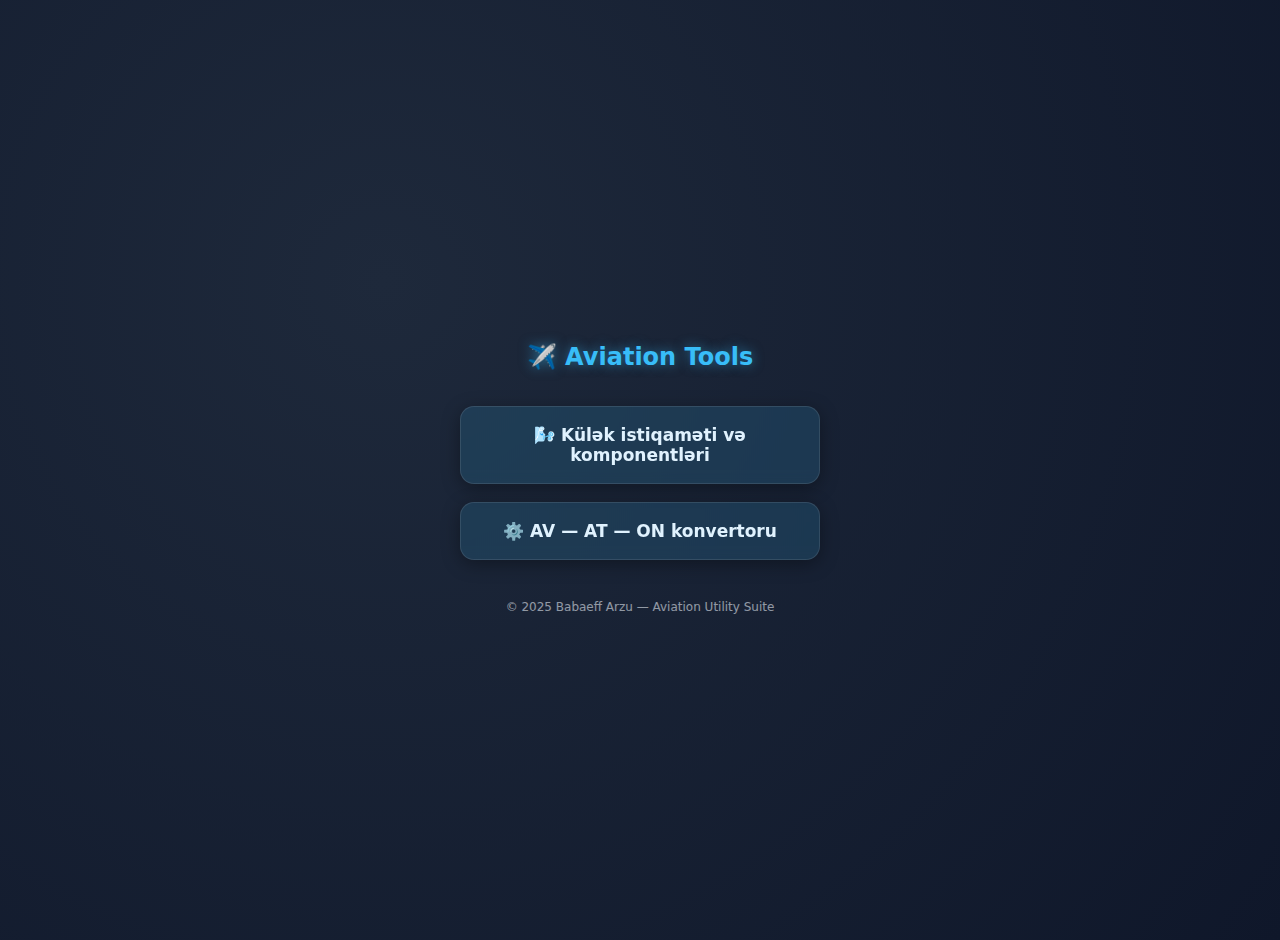
<file: index.html>
<!DOCTYPE html>
<html lang="az">
<head>
<meta charset="UTF-8">
<meta name="viewport" content="width=device-width, initial-scale=1.0">
<title>Aviation Tools by Babaeff</title>

<style>
    body {
        margin: 0;
        font-family: system-ui, sans-serif;
        background: radial-gradient(circle at 30% 30%, #1e293b, #0f172a);
        color: #e2e8f0;
        display: flex;
        flex-direction: column;
        align-items: center;
        justify-content: center;
        min-height: 100vh;
        padding: 20px;
        text-align: center;
    }

    h1 {
        font-size: 24px;
        font-weight: 700;
        margin-bottom: 35px;
        color: #38bdf8;
        text-shadow: 0 0 12px #38bdf880;
    }

    .container {
        display: flex;
        flex-direction: column;
        gap: 18px;
        width: 100%;
        max-width: 360px;
    }

    .btn {
        display: block;
        padding: 18px 22px;
        border-radius: 14px;
        text-decoration: none;
        font-size: 17px;
        font-weight: 600;
        color: #e0f2fe;
        background: rgba(56,189,248,0.15);
        border: 1px solid rgba(255,255,255,0.1);
        backdrop-filter: blur(6px);
        box-shadow: 0 4px 18px rgba(0,0,0,0.35);
        transition: all 0.2s ease;
    }

    .btn:hover {
        background: rgba(56,189,248,0.30);
        transform: scale(1.04);
    }

    footer {
        margin-top: 40px;
        font-size: 12px;
        opacity: 0.6;
    }
</style>
</head>

<body>

<h1>✈️ Aviation Tools</h1>

<div class="container">
    <a href="kulek/index.html" class="btn">🌬️ Külək istiqaməti və komponentləri</a>
    <a href="converter/index.html" class="btn">⚙️ AV — AT — ON konvertoru</a>
</div>

<footer>© 2025 Babaeff Arzu — Aviation Utility Suite</footer>

</body>
</html>
</file>
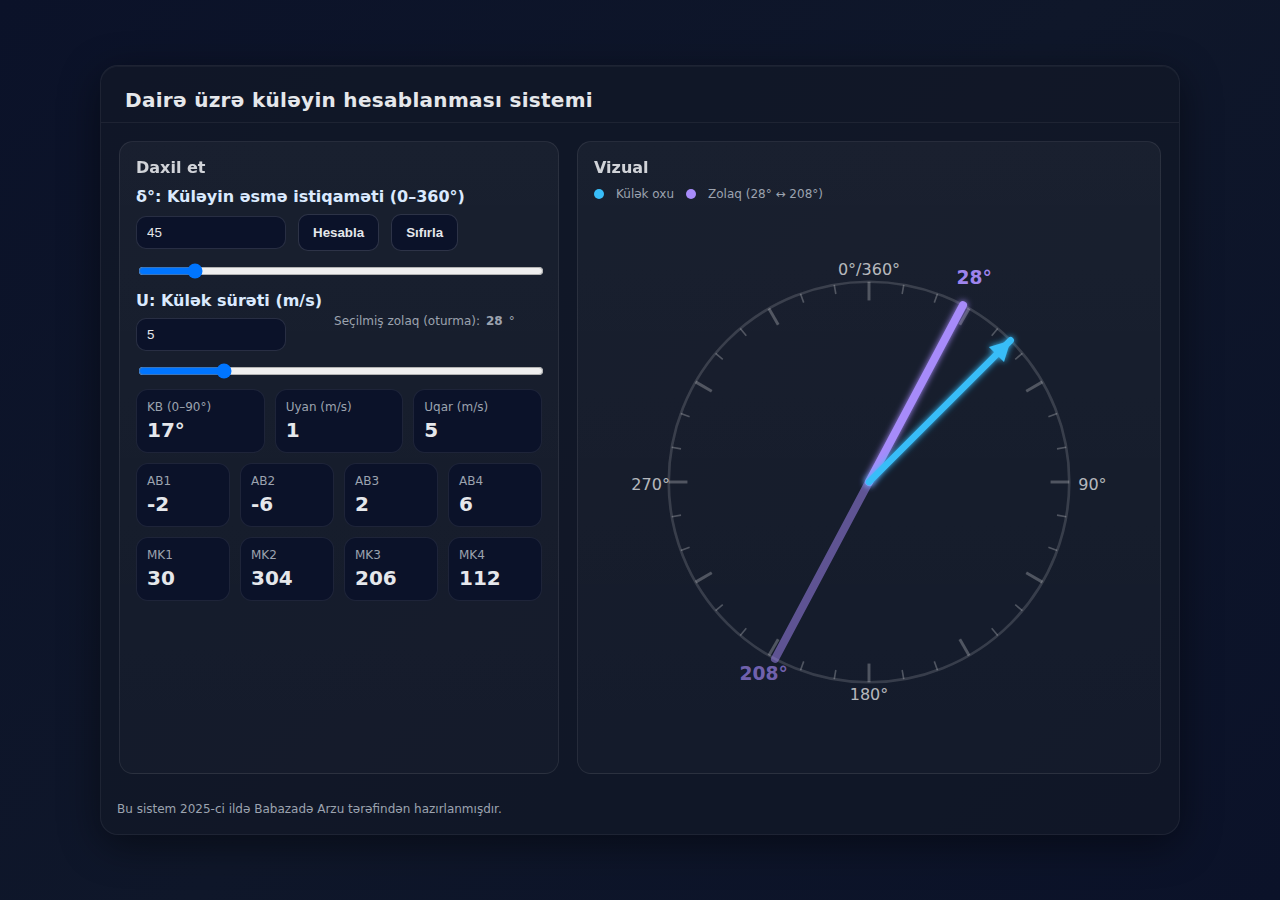
<file: arzu/index.html>
<!DOCTYPE html>
<html lang="az">
<head>
<meta charset="UTF-8" />
<meta name="viewport" content="width=device-width, initial-scale=1.0"/>
<title>By Babaeff</title>
<link rel="manifest" href="manifest.json">
<meta name="theme-color" content="#0f172a">
<script>
if ('serviceWorker' in navigator) {
  navigator.serviceWorker.register('service-worker.js');
}
</script>
<style>
  :root {
    --bg:#0f172a; --card:#111827; --muted:#9ca3af; --accent:#38bdf8; --accent2:#a78bfa;
    --good:#22c55e; --warn:#f59e0b; --bad:#ef4444; --text:#e5e7eb;
  }
  *{box-sizing:border-box}
  body{margin:0;font-family:system-ui,-apple-system,Segoe UI,Roboto,Ubuntu,Cantarell,"Noto Sans",sans-serif;
    background:linear-gradient(135deg,#0b1229,#0f172a 50%,#0b1229);color:var(--text);
    min-height:100vh;display:flex;align-items:center;justify-content:center;padding:24px;}
  .app{width:clamp(320px,100%,1080px);background:rgba(17,24,39,.8);border:1px solid rgba(255,255,255,.06);
    border-radius:18px;box-shadow:0 10px 40px rgba(0,0,0,.45), inset 0 1px 0 rgba(255,255,255,.04);overflow:hidden;}
  header{padding:22px 24px 10px;border-bottom:1px solid rgba(255,255,255,.06);display:flex;align-items:center;gap:14px;flex-wrap:wrap}
  header .title{font-size:20px;font-weight:700;letter-spacing:.3px}
  .grid{display:grid;grid-template-columns: 440px 1fr;gap:18px;padding:18px;}
  @media (max-width: 1000px){.grid{grid-template-columns: 1fr;}}
  .card{background:linear-gradient(180deg, rgba(255,255,255,.04), rgba(255,255,255,.02));border:1px solid rgba(255,255,255,.08);
    border-radius:14px;padding:16px;}
  .card h3{margin:0 0 10px;font-size:16px;opacity:.9}
  label{display:block;font-weight:600;margin-bottom:8px;color:#dbeafe}
  .row{display:flex; align-items:center; gap:12px; margin-bottom:10px; flex-wrap:wrap}
  input[type="number"]{
    padding:8px 10px;border-radius:10px;border:1px solid rgba(255,255,255,.12);
    background:#0b1229;color:var(--text);outline:none;width:150px;
  }
  input[type="range"]{width:100%}
  .hint{font-size:12px;color:var(--muted);margin:4px 0 0}
  .kpi-wrap{display:grid;grid-template-columns: repeat(3, 1fr);gap:10px;margin-top:6px}
  .kpi{background:#0b1229;border:1px solid rgba(255,255,255,.08);border-radius:12px;padding:10px}
  .kpi .label{font-size:12px;color:var(--muted);margin-bottom:4px}
  .kpi .value{font-size:20px;font-weight:800}
  .legend{display:flex;gap:12px;align-items:center;flex-wrap:wrap;font-size:12px;color:var(--muted)}
  .dot{width:10px;height:10px;border-radius:50%}
  .dot.wind{background:var(--accent)} .dot.rwy{background:var(--accent2)}
  .btn{appearance:none;border:1px solid rgba(255,255,255,.14);background:#0b1229;color:var(--text);
    padding:10px 14px;border-radius:10px;cursor:pointer;font-weight:600}
  .btn:hover{filter:brightness(1.1)}
  footer{padding:10px 16px 18px;color:var(--muted);font-size:12px}
  .vizbox{display:flex;align-items:center;justify-content:center;padding:8px}
  .err{color:var(--bad);font-size:12px;min-height:16px;margin-top:4px}
  .two{display:grid;grid-template-columns:1fr 1fr;gap:10px}
  .four{display:grid;grid-template-columns:repeat(4,1fr);gap:10px}
  .badge{display:inline-flex;gap:6px;align-items:center;font-size:12px;color:var(--muted)}
  .pill{padding:6px 10px;border:1px solid rgba(255,255,255,.14);border-radius:999px;user-select:none}
</style>
</head>
<body>
  <div class="app">
    <header>
      <div class="title">Dairə üzrə küləyin hesablanması sistemi</div>
    </header>

    <div class="grid">
      <section class="card">
        <h3>Daxil et</h3>
             <label for="deg">δ°: Küləyin əsmə istiqaməti (0–360°)</label>
        <div class="row">
          <input id="deg" type="number" min="0" max="360" step="1" value="45" />
          <button class="btn" id="btnSync">Hesabla</button>
          <button class="btn" id="btnReset">Sıfırla</button>
        </div>
        <input id="degRange" type="range" min="0" max="360" step="1" value="45" />

        <div class="row" style="margin-top:8px">
          <div>
            <label for="spd">U: Külək sürəti (m/s)</label>
            <input id="spd" type="number" min="0" step="1" value="5" />
          </div>

          <div class="badge">Seçilmiş zolaq (oturma): <strong id="kRwy">28</strong>°</div>
        </div>
<input id="spdRange" type="range" min="0" max="25" step="1" value="5" />


        <div class="kpi-wrap" style="margin-top:6px">
          <div class="kpi"><div class="label">KB (0–90°)</div><div class="value" id="kKB">—</div></div>
          <div class="kpi"><div class="label">Uyan (m/s)</div><div class="value" id="kUyan">—</div></div>
          <div class="kpi"><div class="label">Uqar (m/s)</div><div class="value" id="kUqar">—</div></div>
        </div>

        <div class="four" style="margin-top:10px">
          <div class="kpi"><div class="label">AB1</div><div class="value" id="ab1">—</div></div>
          <div class="kpi"><div class="label">AB2</div><div class="value" id="ab2">—</div></div>
          <div class="kpi"><div class="label">AB3</div><div class="value" id="ab3">—</div></div>
          <div class="kpi"><div class="label">AB4</div><div class="value" id="ab4">—</div></div>
        </div>

        <div class="four" style="margin-top:10px">
          <div class="kpi"><div class="label">MK1</div><div class="value" id="mk1">—</div></div>
          <div class="kpi"><div class="label">MK2</div><div class="value" id="mk2">—</div></div>
          <div class="kpi"><div class="label">MK3</div><div class="value" id="mk3">—</div></div>
          <div class="kpi"><div class="label">MK4</div><div class="value" id="mk4">—</div></div>
        </div>

      </section>

      <section class="card">
        <h3>Vizual</h3>
        <div class="legend" style="margin-bottom:6px">
          <span class="dot wind"></span> Külək oxu
          <span class="dot rwy"></span> Zolaq (28° ↔ 208°)
        </div>
        <div class="vizbox">
          <svg id="viz" viewBox="0 0 400 400" width="100%" height="100%" style="max-width:560px; aspect-ratio:1/1;">
            <defs>
              <filter id="glow" x="-50%" y="-50%" width="200%" height="200%">
                <feGaussianBlur stdDeviation="2.5" result="coloredBlur"/>
                <feMerge><feMergeNode in="coloredBlur"/><feMergeNode in="SourceGraphic"/></feMerge>
              </filter>
            </defs>
            <circle cx="200" cy="200" r="150" fill="none" stroke="rgba(255,255,255,.15)" stroke-width="2"/>
            <g id="ticks"></g>

            <!-- Runway line with labels -->
            <line id="rwyLine" x1="200" y1="200" x2="200" y2="50" stroke="var(--accent2)" stroke-width="6" stroke-linecap="round" filter="url(#glow)"/>
            <line id="rwyLineOpp" x1="200" y1="200" x2="200" y2="350" stroke="var(--accent2)" stroke-width="6" stroke-linecap="round" opacity=".5"/>
            <text id="lbl28" x="200" y="40" text-anchor="middle" fill="rgba(167,139,250,.95)" font-size="14" font-weight="700">28°</text>
            <text id="lbl208" x="200" y="370" text-anchor="middle" fill="rgba(167,139,250,.65)" font-size="14" font-weight="700">208°</text>

            <!-- Wind arrow from edge to center -->
            <g id="windArrow" filter="url(#glow)">
              <line x1="200" y1="65" x2="200" y2="200" stroke="var(--accent)" stroke-width="5" stroke-linecap="round"/>
              <polygon id="arrowHead" points="200,65 192,85 208,85" fill="var(--accent)"/>
            </g>

            <!-- Cardinal labels -->
            <text x="200" y="45" text-anchor="middle" fill="rgba(255,255,255,.7)" font-size="12">0°/360°</text>
            <text x="378" y="206" text-anchor="end"  fill="rgba(255,255,255,.7)" font-size="12">90°</text>
            <text x="200" y="363" text-anchor="middle" fill="rgba(255,255,255,.7)" font-size="12">180°</text>
            <text x="22" y="206"  text-anchor="start" fill="rgba(255,255,255,.7)" font-size="12">270°</text>
          </svg>
        </div>
      </section>
    </div>

    <footer>
      Bu sistem 2025-ci ildə Babazadə Arzu tərəfindən hazırlanmışdır.
    </footer>
  </div>

<script>
(function(){
  const el = {
    deg: document.getElementById('deg'),
    range: document.getElementById('degRange'),
    spd: document.getElementById('spd'),
spdRange: document.getElementById('spdRange'),
    btnSync: document.getElementById('btnSync'),
    btnReset: document.getElementById('btnReset'),
    kRwy: document.getElementById('kRwy'),
    kKB: document.getElementById('kKB'),
    kUyan: document.getElementById('kUyan'),
    kUqar: document.getElementById('kUqar'),
    ab1: document.getElementById('ab1'),
    ab2: document.getElementById('ab2'),
    ab3: document.getElementById('ab3'),
    ab4: document.getElementById('ab4'),
    mk1: document.getElementById('mk1'),
    mk2: document.getElementById('mk2'),
    mk3: document.getElementById('mk3'),
    mk4: document.getElementById('mk4'),
    rwyLine: document.getElementById('rwyLine'),
    rwyLineOpp: document.getElementById('rwyLineOpp'),
    windArrow: document.getElementById('windArrow'),
    arrowHead: document.getElementById('arrowHead'),
    ticks: document.getElementById('ticks')
  };

  // Draw ticks every 10°, thicker at 30°
  const cx=200, cy=200, R=150;
  for(let a=0; a<360; a+=10){
    const ang = (a-90) * Math.PI/180;
    const r1 = (a%30===0) ? R-14 : R-7;
    const r2 = R;
    const x1 = cx + r1*Math.cos(ang), y1 = cy + r1*Math.sin(ang);
    const x2 = cx + r2*Math.cos(ang), y2 = cy + r2*Math.sin(ang);
    const sw = (a%30===0)? 2.2 : 1.2;
    const o  = document.createElementNS("http://www.w3.org/2000/svg", "line");
    o.setAttribute('x1', x1); o.setAttribute('y1', y1);
    o.setAttribute('x2', x2); o.setAttribute('y2', y2);
    o.setAttribute('stroke', 'rgba(255,255,255,.25)');
    o.setAttribute('stroke-width', sw);
    el.ticks.appendChild(o);
  }

  function clamp360(x){return ((x % 360) + 360) % 360;}
  function pickRunwayAuto(d){return (d<=118 || d>=298) ? 28 : 208;}
  function minAngle(a,b){const d=Math.abs(a-b);return Math.min(d, 360-d);} // [0,180]
  function computeKB(d, rwy){const delta=minAngle(d,rwy);return Math.min(delta,180-delta);} // [0,90]

  function setRunwayLines(rwy){
    setLineAtAngle(el.rwyLine, rwy, 150);
    setLineAtAngle(el.rwyLineOpp, (rwy+180)%360, 150);
    // labels are static at ends; line rotation is enough
  }

  function setLineAtAngle(lineEl, angleDeg, len){
    const ang = (angleDeg - 90) * Math.PI/180;
    const x2 = cx + len*Math.cos(ang);
    const y2 = cy + len*Math.sin(ang);
    lineEl.setAttribute('x1', cx); lineEl.setAttribute('y1', cy);
    lineEl.setAttribute('x2', x2); lineEl.setAttribute('y2', y2);
  }

  // Arrow from edge to center: tip on circumference pointing to center
  function setArrowEdgeToCenter(groupEl, angleDeg, len){
    const ang = (angleDeg - 90) * Math.PI/180;
    const tipX = cx + len*Math.cos(ang);
    const tipY = cy + len*Math.sin(ang);
    const baseX = cx; const baseY = cy;

    const line = groupEl.querySelector('line');
    line.setAttribute('x1', tipX); line.setAttribute('y1', tipY);
    line.setAttribute('x2', baseX); line.setAttribute('y2', baseY);

    // arrow head triangle at tip (outer edge)
    const leftAng = ang + Math.PI/2, rightAng = ang - Math.PI/2;
    const wing = 8, back = 15;
    const p2x = tipX + back*Math.cos(ang + Math.PI);
    const p2y = tipY + back*Math.sin(ang + Math.PI);
    const p3x = p2x + wing*Math.cos(leftAng);
    const p3y = p2y + wing*Math.sin(leftAng);
    const p4x = p2x + wing*Math.cos(rightAng);
    const p4y = p2y + wing*Math.sin(rightAng);
    el.arrowHead.setAttribute('points', `${tipX},${tipY} ${p3x},${p3y} ${p4x},${p4y}`);
  }

function fmt(x){
  if (!Number.isFinite(x)) return '—';
  return Math.round(x); 
}

  function update(){
    let d = Number(el.deg.value);
    if (!Number.isFinite(d)) d = 0;
    d = Math.max(0, Math.min(360, Math.round(d))); // enforce integer 0-360
    el.deg.value = d;
    el.range.value = d;

    const U = Number(el.spd.value);
    const rwy = pickRunwayAuto(d);
    const KB = computeKB(d, rwy);   // corrected

    // Components (m/s)
    const Uyan = U * Math.sin(KB*Math.PI/180);
    const Uqar = U * Math.cos(KB*Math.PI/180);

    // AB logic from user's prior page (±1.3 * components depending on sector)
    const sector28 = (d<=118 || d>=298); // same condition used in prior file
    const AB1 = (sector28 ? -1.3*Uyan :  1.3*Uyan);
    const AB2 = (sector28 ? -1.3*Uqar :  1.3*Uqar);
    const AB3 = (sector28 ?  1.3*Uyan : -1.3*Uyan);
    const AB4 = (sector28 ?  1.3*Uqar : -1.3*Uqar);

    // MKs follow same pattern as user's file
    const MK1 = (rwy===28 ? 28-AB1 : 208-AB1);
    const MK2 = 298-AB2;
    const MK3 = (rwy===28 ? 208-AB3 : 28-AB3);
    const MK4 = 118-AB4;

    // Update KPI text
    el.kRwy.textContent = String(rwy);
    el.kKB.textContent = fmt(KB,1) + '°';
    el.kUyan.textContent = fmt(Uyan,1);
    el.kUqar.textContent = fmt(Uqar,1);
    el.ab1.textContent = fmt(AB1,1);
    el.ab2.textContent = fmt(AB2,1);
    el.ab3.textContent = fmt(AB3,1);
    el.ab4.textContent = fmt(AB4,1);
    el.mk1.textContent = Math.round(MK1);
    el.mk2.textContent = Math.round(MK2);
    el.mk3.textContent = Math.round(MK3);
    el.mk4.textContent = Math.round(MK4);

    // visuals
    setRunwayLines(rwy);
function setLabelAtAngle(textEl, angleDeg, radiusOffset=18){
  const len = 150 + radiusOffset;
  const ang = (angleDeg - 90) * Math.PI/180;
  const x = 200 + len * Math.cos(ang);
  const y = 200 + len * Math.sin(ang);
  textEl.setAttribute('x', x);
  textEl.setAttribute('y', y);
}
setLabelAtAngle(document.getElementById('lbl28'), 28);
setLabelAtAngle(document.getElementById('lbl208'), 208);

    setArrowEdgeToCenter(el.windArrow, d, 150);
  }

  // events
  el.deg.addEventListener('input', update);
  el.range.addEventListener('input', e => { el.deg.value = e.target.value; update(); });
  el.btnSync.addEventListener('click', ()=>{ el.range.value = el.deg.value; update(); });
  el.btnReset.addEventListener('click', ()=>{
    el.deg.value = 45; el.range.value = 45;
    el.spd.value = 5;
    update();
  });
  el.spd.addEventListener('input', update);
el.spdRange.addEventListener('input', e => { el.spd.value = e.target.value;
  update(); });

  update();
})();
</script>
</body>
</html>
</file>
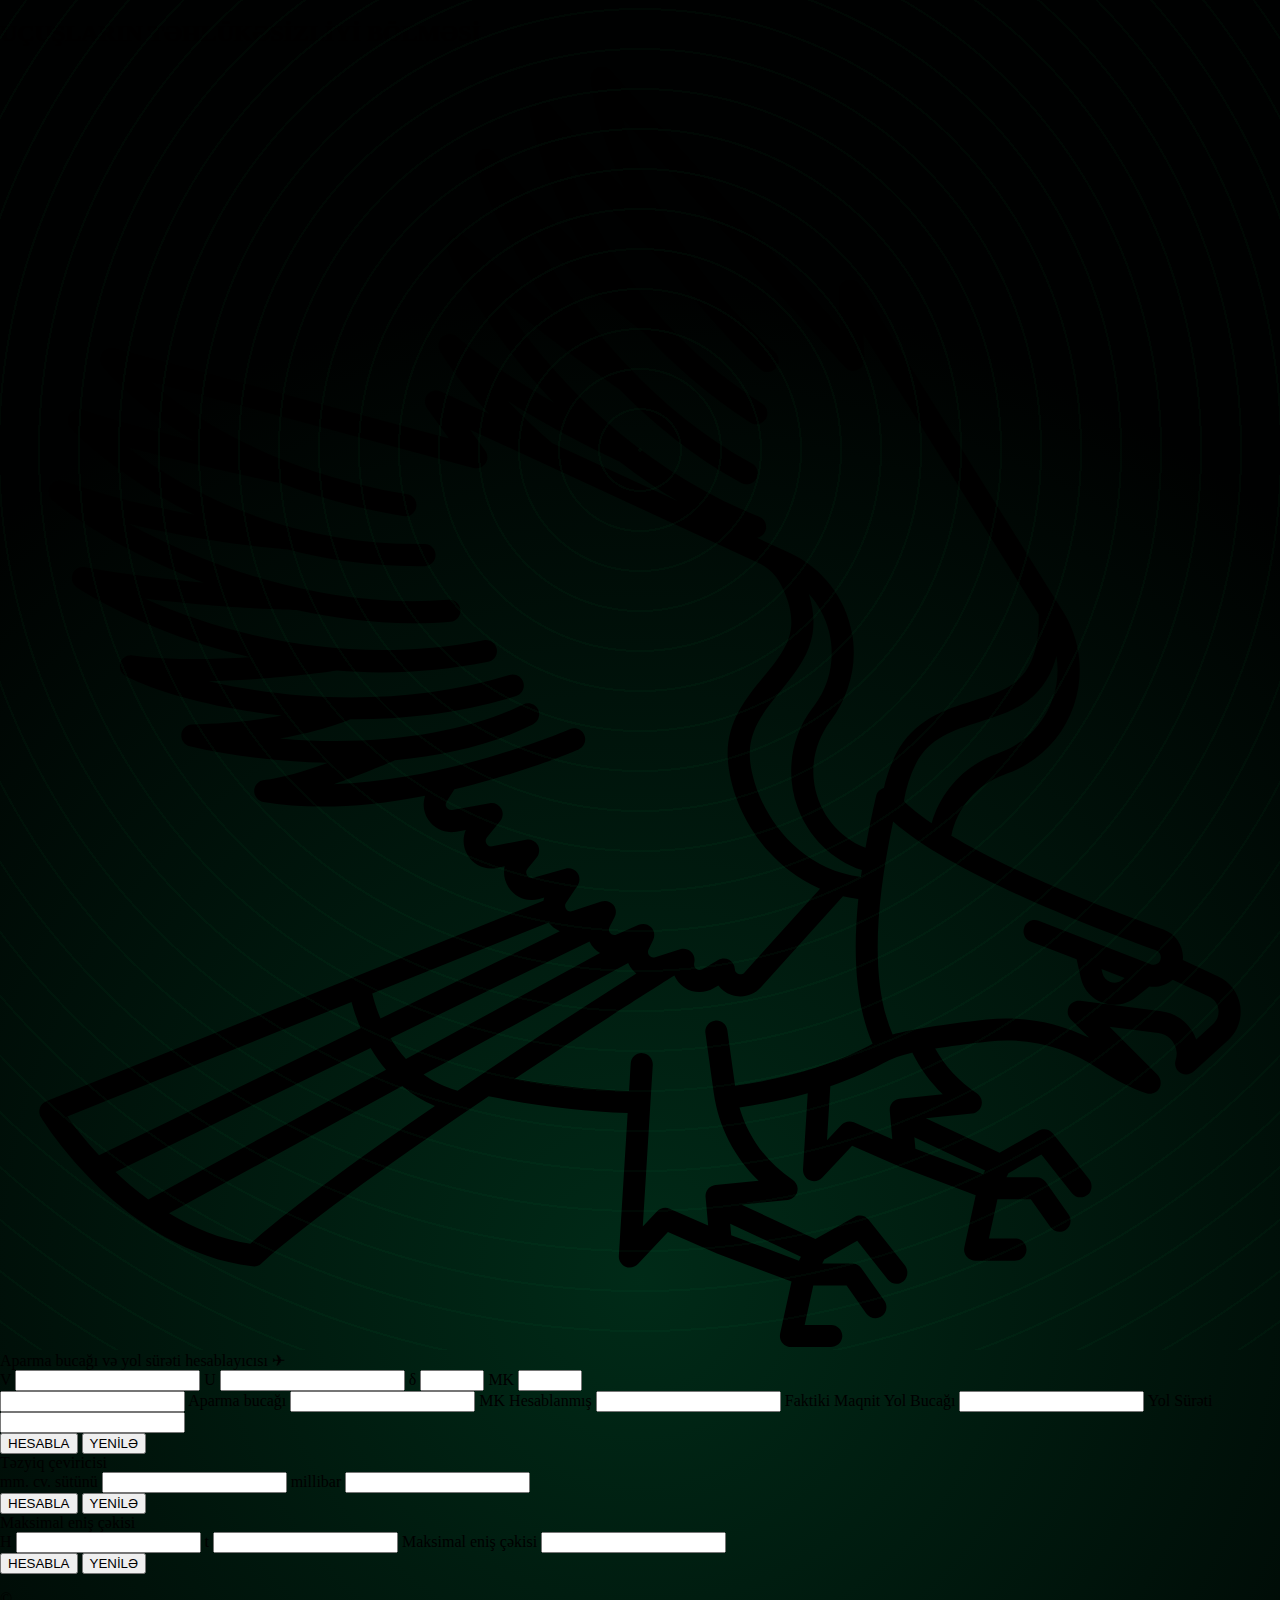
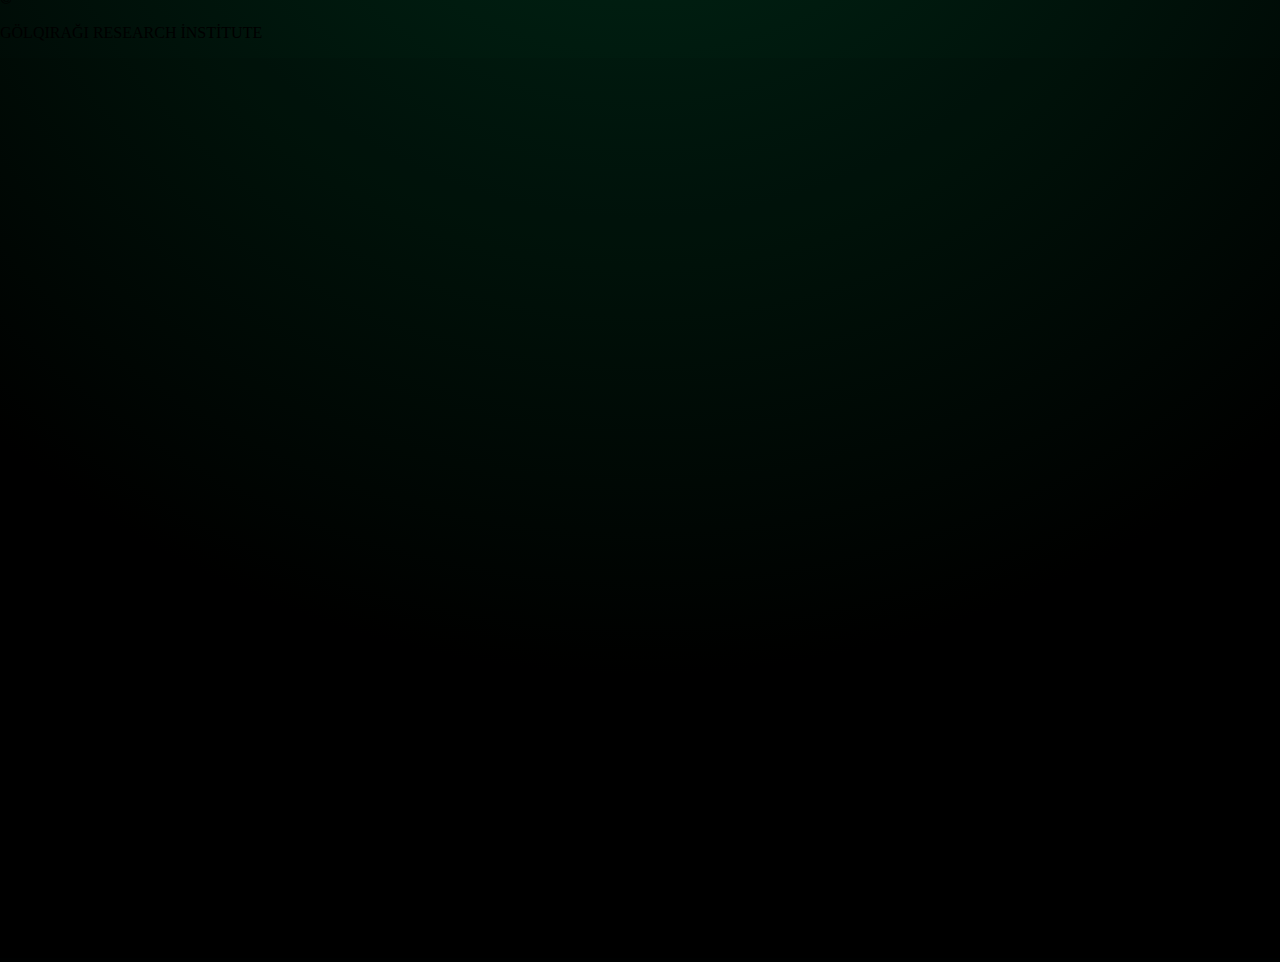
<file: converter/index.html>
<!DOCTYPE html>
<html lang="en">
  <head>
    <meta charset="UTF-8" />
    <meta http-equiv="X-UA-Compatible" content="IE=edge" />
    <meta name="viewport" content="width=device-width, initial-scale=1.0" />
    <title>Hesablayıcı</title>
    <link rel="stylesheet" href="style.css" />
  </head>
  <body>
    <header class="title">
      <aside class="title1">
        <h2>UÇUŞLARIN TƏHLÜKƏSİZLİYİ BÖLMƏSİ</h2>
        <?xml version="1.0" encoding="iso-8859-1"?>
        <!-- Generator: Adobe Illustrator 18.0.0, SVG Export Plug-In . SVG Version: 6.00 Build 0)  -->
        <!DOCTYPE svg PUBLIC "-//W3C//DTD SVG 1.1//EN" "http://www.w3.org/Graphics/SVG/1.1/DTD/svg11.dtd">
        <svg
          version="1.1"
          id="Capa_1"
          xmlns="http://www.w3.org/2000/svg"
          xmlns:xlink="http://www.w3.org/1999/xlink"
          x="0px"
          y="0px"
          viewBox="0 0 463.305 463.305"
          style="enable-background: new 0 0 463.305 463.305"
          xml:space="preserve">
          <path
            class="man"
            d="M448.906,339.79c-0.719-4.659-3.701-8.622-7.977-10.599l-12.788-5.919c0.032-0.338,0.048-0.679,0.048-1.021
            c0-4.516-2.853-8.565-7.088-10.074c-39.039-14.016-62.598-25.48-76.759-33.963c2.076-10.154,9.185-18.475,19.067-22.057l1.071-0.394
            c11.381-4.117,20.178-13.039,24.133-24.479c3.956-11.439,2.549-23.89-3.86-34.16l-5.906-9.478L311.073,78.973
            c-1.111-1.78-3.447-2.44-5.373-1.361c-1.347,0.755-2.082,2.276-2.01,3.818l0.627,13.416L220.964,1.45
            c-0.964-1.081-2.422-1.662-3.843-1.379c-2.069,0.412-3.408,2.288-3.226,4.292c0.086,0.946,1.748,17.547,13.114,41.162
            c-9.492-10.09-20.051-21.776-28.049-31.89c-1.151-1.456-3.151-1.928-4.832-1.143c-1.681,0.786-2.601,2.624-2.222,4.44
            c1.794,8.61,7.009,28.253,20.245,50.561c-10.647-10.019-22.782-22.563-33.029-36.104c-1.169-1.544-3.277-2.03-5.002-1.151
            c-1.727,0.878-2.576,2.866-2.017,4.721c3.695,12.251,13.349,32.928,29.436,54.938c-10.203-8.016-21.988-17.82-33.004-28.286
            c-1.387-1.318-3.513-1.472-5.071-0.361c-1.56,1.107-2.117,3.164-1.33,4.907c3.612,8,14.278,29.073,35.249,51.919
            c1.098,1.196,2.211,2.367,3.328,3.532c-11.836-6.711-25.244-15.155-35.287-23.886c-1.478-1.283-3.667-1.31-5.174-0.063
            c-1.508,1.247-1.892,3.402-0.908,5.094c3.994,6.864,10.26,14.839,17.916,22.941l-17.762-8.215c-1.907-0.879-4.221-0.151-5.241,1.806
            c-0.714,1.368-0.496,3.041,0.409,4.291l7.883,10.887L41.492,101.969c-1.667-0.448-3.433,0.225-4.38,1.667
            c-0.947,1.442-0.863,3.33,0.209,4.682c0.75,0.946,11.197,13.819,33.329,27.198c-13.42-3.23-28.566-7.2-40.736-11.256
            c-1.757-0.585-3.692,0.113-4.667,1.692c-0.975,1.578-0.737,3.619,0.574,4.931c6.22,6.22,21.346,19.797,44.645,31.205
            c-14.394-2.547-31.428-6.396-47.416-12.105c-1.824-0.652-3.852,0.098-4.815,1.777c-0.963,1.681-0.584,3.81,0.9,5.054
            c9.8,8.221,29.179,20.228,54.683,29.823c-12.914-1.114-28.126-2.857-43.065-5.573c-1.882-0.347-3.743,0.696-4.44,2.477
            c-0.697,1.781-0.037,3.807,1.577,4.834c7.406,4.712,27.875,16.495,57.936,24.113c1.588,0.403,3.175,0.766,4.762,1.132
            c-13.589,0.874-29.46,1.158-42.649-0.639c-1.942-0.268-3.784,0.913-4.362,2.782c-0.578,1.87,0.283,3.883,2.033,4.759
            c12.099,6.049,32.576,11.725,56.457,14.229c-8.492,1.6-19.361,2.946-32.522,3.194c-2.017,0.038-3.689,1.571-3.902,3.578
            c-0.213,2.006,1.102,3.856,3.066,4.315c14.892,3.486,32.318,5.713,50.077,5.995c-8.335,2.966-17.27,5.706-23.155,6.266
            c-1.998,0.19-3.545,1.832-3.618,3.838c-0.073,2.005,1.352,3.754,3.331,4.089c6.58,1.112,13.608,1.667,21.066,1.667
            c11.497,0,24.015-1.325,37.465-3.958c-0.999,2.906-0.627,6.095,1.155,8.76c2.248,3.358,6.116,5.003,10.092,4.288l3.49-0.627
            c-1.252,2.899-1.063,6.238,0.635,9.072c2.194,3.66,6.315,5.495,10.507,4.681l2.924-0.57c-0.572,2.553-0.102,5.271,1.439,7.624
            c2.438,3.723,6.783,5.357,11.069,4.159l1.813-0.506c-0.12,0.373-0.215,0.751-0.289,1.131L16.737,374.345
            c-1.091,0.44-1.933,1.338-2.301,2.455c-0.369,1.117-0.228,2.34,0.386,3.343c1.204,1.967,30.015,48.239,76.534,53.965
            c0.163,0.021,0.327,0.03,0.489,0.03c0.971,0,1.916-0.354,2.651-1.005c19.009-16.827,52.014-40.13,82.373-60.551
            c17.336,3.517,34.23,5.548,50.319,6.059l-3.195,51.659c-0.104,1.683,0.858,3.25,2.406,3.919c0.512,0.221,1.051,0.328,1.585,0.328
            c1.082,0,2.145-0.439,2.917-1.262l10.869-11.575l17.542,7.653c0.063,0.028,0.19,0.077,0.19,0.077l27.001,10.166l-4.095,18.719
            c-0.156,0.713-0.167,1.463,0.054,2.158c0.553,1.738,2.126,2.82,3.826,2.82H300.7c2.089,0,3.955-1.527,4.153-3.607
            c0.228-2.386-1.642-4.393-3.981-4.393h-9.614l3.111-14.223h12.069l7.037,9.97c1.205,1.707,3.528,2.351,5.342,1.315
            c2.081-1.189,2.643-3.875,1.294-5.786l-8.333-11.806c-0.75-1.062-1.968-1.693-3.268-1.693h-10.889l0.726-1.452l11.929-6.743
            l11.07,13.982c0.79,0.998,1.958,1.518,3.139,1.518c0.898,0,1.803-0.301,2.552-0.923c1.697-1.407,1.833-3.979,0.465-5.707
            l-13.078-16.519c-1.223-1.545-3.39-1.971-5.104-1l-14.178,8.015l-26.706-12.477l16.681-1.714c2.044-0.211,3.659-1.954,3.591-4.141
            c-0.042-1.343-0.835-2.541-1.956-3.281c-9.326-6.166-16.054-15.434-19.105-26.047c8.628-1.229,16.905-2.963,24.724-5.175
            l-1.704,27.458c-0.098,1.581,0.648,3.152,2.034,3.919c0.615,0.341,1.284,0.505,1.947,0.505c1.083,0,2.145-0.439,2.918-1.263
            l10.869-11.582l17.543,7.661c0.063,0.028,0.129,0.045,0.193,0.069l-0.001,0.004l27,10.166l-4.095,18.719
            c-0.156,0.713-0.167,1.463,0.054,2.158c0.553,1.738,2.126,2.82,3.826,2.82h14.411c2.089,0,3.955-1.527,4.153-3.607
            c0.228-2.386-1.643-4.393-3.981-4.393h-9.613l3.111-14.223h12.069l7.038,9.97c1.205,1.707,3.528,2.351,5.342,1.314
            c2.081-1.189,2.643-3.875,1.294-5.786l-8.333-11.806c-0.75-1.062-1.968-1.693-3.268-1.693h-10.889l0.726-1.451l11.929-6.743
            l11.07,13.982c0.79,0.998,1.958,1.518,3.139,1.518c0.898,0,1.803-0.301,2.552-0.923c1.697-1.407,1.833-3.979,0.465-5.707
            l-13.078-16.52c-1.223-1.546-3.389-1.971-5.104-1l-14.178,8.015l-26.701-12.474l16.681-1.719c2.044-0.21,3.659-1.955,3.591-4.143
            c-0.042-1.342-0.836-2.539-1.956-3.279c-6.247-4.127-11.324-9.644-14.941-16.108c4.924-0.769,11.268-1.623,19.466-2.545
            c14.05-1.591,28.305,2.024,40.146,10.173c5.699,3.914,11.362,6.788,16.833,8.542c0.403,0.129,0.814,0.19,1.221,0.19
            c1.53,0,2.989-0.882,3.658-2.377c0.693-1.55,0.243-3.379-0.957-4.58l-17.265-17.271l17.695,2.287
            c3.404,0.437,6.212,3.127,6.621,6.92c0.108,1.007-0.122,2.007-0.399,2.981c-0.537,1.891,0.379,3.935,2.25,4.759
            c1.479,0.652,3.216,0.27,4.41-0.819l12.332-11.244C447.974,349.124,449.624,344.449,448.906,339.79z M382.413,213.229
            c0.815,5.107,0.382,10.396-1.362,15.44c-3.163,9.146-10.195,16.279-19.313,19.577l-1.074,0.395
            c-11.556,4.19-20.12,13.512-23.438,25.052c-4.822-3.273-7.992-5.93-10.068-7.943c0.804-4.906,2.279-9.541,4.31-13.504
            c4.83-9.428,13.645-12.212,22.977-15.16c5.988-1.892,12.181-3.848,17.421-7.645C377.733,225.188,380.82,219.06,382.413,213.229z
             M180.36,82.936c21.516,18.276,41.465,32.047,43.745,33.608c11.924,12.143,26.718,24.493,44.244,34.038
            c0.607,0.331,1.263,0.488,1.91,0.488c1.417,0,2.791-0.755,3.516-2.088c1.057-1.939,0.341-4.369-1.6-5.426
            c-39.467-21.497-67.24-58.996-81.896-86.616c19.599,21.029,39.321,36.485,43.055,39.354c10.18,11.312,22.746,22.424,38.255,32.35
            c0.668,0.428,1.415,0.632,2.152,0.631c1.318,0,2.609-0.651,3.373-1.844c1.191-1.86,0.648-4.335-1.213-5.525
            c-23.434-14.997-42.468-34.567-56.576-58.167c-6.811-11.395-11.416-22.036-14.483-30.655c17.352,19.757,37.666,39.928,39.999,42.235
            c8.62,11.938,18.8,23.372,30.27,33.986c1.822,1.689,4.796,1.353,6.161-0.894c0.992-1.634,0.589-3.758-0.813-5.057
            c-11.134-10.314-21.003-21.413-29.333-32.99c-13.657-18.986-20.886-36.114-24.544-47.14c-0.625-1.883-1.169-3.656-1.645-5.309
            l80.917,90.667c1.365,1.529,3.712,1.817,5.445,0.496c1.061-0.809,1.591-2.142,1.529-3.475l-0.439-9.404l63.55,101.898
            c0.224,3.61,0.502,18.145-8.767,24.862c-4.191,3.037-9.507,4.717-15.136,6.495c-10,3.158-21.333,6.738-27.687,19.14
            c-1.918,3.742-3.404,7.965-4.408,12.42c-1.403,0.389-2.496,1.507-2.829,2.94c-1.513,6.515-2.79,12.738-3.837,18.684
            c-9.604-3.773-16.753-12.302-18.523-23.041c-1.334-8.092,0.948-16.367,5.872-22.927c6.797-9.056,9.817-20.532,7.77-31.668
            c-2.373-12.91-10.722-23.62-22.512-29.073l-11.887-5.498c1.316-0.231,2.489-1.111,3.024-2.442c0.825-2.05-0.168-4.38-2.218-5.204
            C230.982,145.157,198.843,112.085,180.36,82.936z M292.725,190.664c3.491,3.831,6.034,8.501,7.342,13.686
            c2.367,9.384,0.394,19.206-5.413,26.948l-0.698,0.93c-7.682,10.242-9.662,23.543-5.297,35.578
            c3.941,10.866,12.52,19.192,23.318,22.872c-0.124,0.849-0.245,1.694-0.359,2.531c-24.856-3.16-38.386-25.94-40.104-41.97
            c-1.128-10.531,4.72-17.691,10.911-25.272c3.97-4.861,8.076-9.889,10.378-15.933C295.385,203.26,294.598,196.427,292.725,190.664z
             M183.552,120.72c18.63,11.74,37.354,20.559,40.667,22.094c6.848,5.306,13.962,10.134,21.331,14.466l-45.636-21.106
            C194.023,131.14,188.482,125.896,183.552,120.72z M193.036,293.417c-1.28,0.357-1.982-0.466-2.225-0.836
            c-0.242-0.371-0.716-1.344,0.124-2.375l3.316-4.069c1.064-1.306,1.196-3.138,0.33-4.582c-0.866-1.446-2.546-2.191-4.197-1.87
            l-12.162,2.373c-1.251,0.238-1.895-0.577-2.112-0.941c-0.219-0.364-0.64-1.318,0.166-2.308l4.781-5.867
            c1.057-1.297,1.195-3.115,0.345-4.557c-0.849-1.441-2.504-2.197-4.153-1.907l-13.54,2.431c-1.17,0.21-1.81-0.532-2.029-0.861
            c-0.22-0.33-0.663-1.203-0.023-2.204l2.82-4.407c2.291-0.544,4.604-1.12,6.944-1.736c21.832-5.74,37.337-12.417,37.986-12.698
            c2.027-0.878,2.958-3.232,2.08-5.26c-0.878-2.026-3.232-2.958-5.26-2.081c-0.514,0.223-43.512,18.605-85.379,19.93
            c10.374-3.653,19.756-7.644,22.086-8.648c18.221-1.683,35.721-5.777,50.034-13.074c1.968-1.003,2.75-3.412,1.747-5.38
            c-1.002-1.969-3.41-2.752-5.38-1.747c-18.523,9.443-50.937,15.734-88.063,12.3c14.467-2.517,23.074-5.889,25.557-6.951
            c0.26,0.001,0.518,0.005,0.778,0.005c19.469-0.001,39.927-2.387,59.18-8.389c2.109-0.657,3.286-2.899,2.628-5.009
            c-0.658-2.109-2.899-3.289-5.009-2.628c-37.489,11.687-79.573,9.168-108.948,2.216c22.21-0.374,42.934-3.301,46.426-3.817
            c5.368,0.425,10.722,0.664,16.055,0.664c13.046-0.001,25.979-1.273,38.72-3.822c2.166-0.433,3.571-2.54,3.138-4.706
            c-0.434-2.166-2.539-3.578-4.707-3.138c-46.314,9.261-91.319-0.789-122.755-15.044c27.936,3.487,52.119,4.082,54.989,4.142
            c12.846,2.8,27.191,4.766,42.231,4.766c4.431,0,8.923-0.17,13.45-0.539c2.202-0.179,3.841-2.109,3.662-4.311
            c-0.18-2.202-2.121-3.843-4.311-3.663c-44.793,3.651-88.574-12.502-115.968-27.575c27.845,6.833,52.752,8.96,57.542,9.323
            c14.163,3.741,30.078,6.112,47.673,6.111c0.691,0,1.396-0.004,2.092-0.011c2.209-0.023,3.981-1.834,3.958-4.043
            c-0.023-2.194-1.81-3.957-3.999-3.957c-0.015,0-0.029,0-0.043,0c-27.799,0.296-54.466-5.643-79.2-17.653
            c-11.941-5.799-21.625-12.177-28.914-17.706c24.801,6.868,52.19,12.513,56.363,13.362c12.672,4.845,27.352,9.056,44.185,11.887
            c2.176,0.37,4.241-1.103,4.608-3.28c0.367-2.179-1.102-4.242-3.281-4.608c-37.485-6.307-63.702-19.921-79.093-30.231
            c-5.809-3.892-10.556-7.617-14.28-10.826l117.367,31.504c1.915,0.519,3.966-0.45,4.751-2.373c0.535-1.309,0.267-2.813-0.563-3.958
            l-5.511-7.61l104.374,48.273c3.406,1.575,6.237,4.186,8.013,7.492c2.805,5.219,5.647,13.043,2.901,20.251
            c-1.842,4.834-5.367,9.15-9.099,13.72c-6.634,8.124-14.153,17.33-12.668,31.185c1.21,11.299,6.584,22.954,14.745,31.979
            c4.169,4.611,10.272,9.816,18.514,13.346l-27.336,30.312c-0.815,0.904-1.79,0.683-2.172,0.548c-0.382-0.137-1.276-0.585-1.333-1.801
            c-0.066-1.396-0.858-2.657-2.086-3.324c-1.229-0.668-2.717-0.645-3.925,0.06l-5.721,3.338c-0.993,0.579-1.834,0.138-2.15-0.077
            c-0.316-0.216-1.032-0.841-0.853-1.977l0.107-0.677c0.216-1.366-0.29-2.747-1.337-3.651c-1.046-0.903-2.486-1.204-3.808-0.791
            l-9.049,2.828c-1.138,0.357-1.863-0.303-2.123-0.604c-0.259-0.3-0.808-1.112-0.294-2.187l1.684-3.522
            c0.722-1.51,0.427-3.31-0.738-4.511c-1.165-1.202-2.956-1.551-4.486-0.874l-7.982,3.521c-1.178,0.519-1.987-0.151-2.281-0.464
            c-0.293-0.313-0.912-1.162-0.32-2.305l1.859-3.586c0.75-1.445,0.548-3.201-0.51-4.439c-1.058-1.238-2.762-1.712-4.306-1.196
            l-10.458,3.485c-1.231,0.41-1.974-0.344-2.236-0.688c-0.262-0.344-0.795-1.26-0.075-2.339l4.167-6.251
            c0.928-1.392,0.892-3.213-0.09-4.567c-0.982-1.354-2.704-1.952-4.313-1.504L193.036,293.417z M217.185,320.735l-70.243,38.293
            c-2.208-2.405-4.054-4.956-5.59-7.494l72.017-35.021c0.439,0.903,1.015,1.757,1.738,2.527
            C215.736,319.711,216.438,320.273,217.185,320.735z M198.568,309.625c0.016,0.021,0.028,0.044,0.044,0.065
            c1.089,1.426,2.476,2.486,4.017,3.149l-64.905,31.563c-1.53-3.619-2.463-6.819-2.999-9.024L198.568,309.625z M24.325,379.91
            l102.921-41.515c0.669,2.53,1.712,5.839,3.288,9.504l-94.675,46.04C30.612,388.319,26.699,383.227,24.325,379.91z M41.811,399.941
            l92.331-44.9c1.558,2.656,3.401,5.34,5.586,7.921l-86.054,46.913C49.322,406.687,45.354,403.3,41.811,399.941z M90.576,425.928
            c-10.869-1.625-20.736-5.78-29.397-11.034l84.447-46.037c3.348,2.824,7.257,5.322,11.808,7.26
            C132.131,393.473,106.814,411.779,90.576,425.928z M165.634,370.524c-4.779-1.336-8.856-3.38-12.325-5.855l74.061-40.375
            c0.401,0.902,0.94,1.76,1.619,2.544c0.412,0.475,0.867,0.887,1.34,1.268C216.427,336.942,191.567,352.932,165.634,370.524z
             M289.901,430.634l-0.717,1.434l-24.515-9.23l-0.377-4.168L289.901,430.634z M295.494,362.134
            c-9.117,2.932-19.002,5.145-29.429,6.602l-2.815-20.156c-0.306-2.188-2.329-3.702-4.515-3.408c-2.188,0.306-3.714,2.327-3.408,4.516
            l3.013,21.574c1.708,12.229,7.484,23.413,16.242,31.841l-15.618,1.604c-2.179,0.225-3.772,2.158-3.575,4.34l0.93,10.283
            l-13.936-6.08c-1.55-0.677-3.357-0.304-4.516,0.928l-5.207,5.545l3.621-58.545c0.137-2.205-1.541-4.104-3.745-4.239
            c-2.212-0.158-4.103,1.54-4.239,3.745l-0.617,9.968c-13.267-0.408-27.119-1.892-41.331-4.413
            c27.438-18.259,51.086-33.191,57.738-37.368c0.737,1.658,1.913,3.124,3.494,4.204c3.225,2.205,7.323,2.352,10.696,0.383l1.736-1.013
            c1.149,1.51,2.73,2.693,4.607,3.364c1.109,0.396,2.252,0.588,3.382,0.588c2.779,0,5.483-1.162,7.422-3.313l29.695-32.928
            c1.775,0.418,3.624,0.756,5.552,0.997c-2.221,21.994-0.497,39.328,5.177,52.42C312.322,355.536,305.56,358.888,295.494,362.134z
             M356.568,399.384l-0.717,1.434l-24.515-9.23l-0.377-4.168L356.568,399.384z M341.244,371.853l-15.616,1.609
            c-2.179,0.224-3.772,2.159-3.574,4.341l0.931,10.277l-13.937-6.086c-1.549-0.675-3.359-0.304-4.518,0.929l-5.203,5.545l1.215-19.588
            c8.973-3.069,15.28-6.16,18.937-8.174c3.321-1.828,6.878-3.173,10.591-3.937l0.119-0.024
            C332.991,362.409,336.722,367.509,341.244,371.853z M439.104,346.385l-6.125,5.584c-0.391-1.09-0.906-2.144-1.542-3.141
            c-2.491-3.899-6.55-6.474-11.135-7.063l-29.33-3.79c-0.172-0.022-0.344-0.033-0.514-0.033c-1.509,0-2.909,0.854-3.588,2.234
            c-0.755,1.536-0.45,3.383,0.76,4.594l6.615,6.617c-11.523-5.715-24.428-8.046-37.193-6.601c-16.155,1.815-27.534,3.637-33.948,5.431
            c-7.277-16.912-7.223-42.234,0.167-77.097c20.63,18.539,72.237,38.368,95.136,46.59c1.231,0.438,1.782,1.592,1.782,2.541
            c0,0.386-0.077,0.754-0.229,1.092c-0.016,0.036-0.032,0.072-0.047,0.109l-0.027,0.053c-0.012,0.021-0.024,0.042-0.035,0.063
            c-0.642,1.187-2.088,1.71-3.354,1.223l-40.57-15.739c-2.06-0.799-4.377,0.223-5.176,2.283c-0.799,2.06,0.223,4.376,2.282,5.176
            l16.658,6.462l1.526,6.725c0.954,4.206,3.952,7.574,8.02,9.009c1.366,0.481,2.775,0.718,4.172,0.718
            c2.763,0,5.479-0.925,7.726-2.703l4.889-3.87c3.052,0.415,6.132-0.493,8.437-2.468l13.111,6.069
            c1.866,0.862,3.116,2.523,3.429,4.558C441.313,343.042,440.622,345.001,439.104,346.385z M407.087,329.722l-0.92,0.728
            c-1.232,0.975-2.79,1.235-4.271,0.712c-1.482-0.522-2.531-1.701-2.879-3.233l-0.333-1.467L407.087,329.722z" />
          <g></g>
          <g></g>
          <g></g>
          <g></g>
          <g></g>
          <g></g>
          <g></g>
          <g></g>
          <g></g>
          <g></g>
          <g></g>
          <g></g>
          <g></g>
          <g></g>
          <g></g>
        </svg>
      </aside>
    </header>
    <section class="body1">
      <!-- DRIFT ANGLE CALCULATION -->
      <section class="container">
        <div class="header1">Aparma bucağı və yol sürəti hesablayıcısı &#9992</div>
        <!-- FORMS -->
        <form id="form1" class="form1">
          <div class="sual">
            <label for="V">V</label>
            <input type="number" id="V" />
            <label for="U">U</label>
            <input type="number" id="U" />
            <label for="psy">δ</label>
            <input type="number" min="0" max="360" id="psy" />
            <label for="MK">MK</label>
            <input type="number" min="0" max="360" id="MK" />
          </div>
          <div class="cavab">
            <label for="KB"></label>
            <input type="text" id="KB" readonly />
            <label for="AB">Aparma bucağı</label>
            <input type="text" id="AB" readonly />
            <label for="mkHesab">MK Hesablanmış</label>
            <input type="text" id="mkHesab" readonly />
            <label for="fmyb">Faktiki Maqnit Yol Bucağı</label>
            <input type="text" id="fmyb" readonly />
            <label for="V1">Yol Sürəti</label>
            <input type="text" id="V1" readonly />
          </div>
        </form>
        <!-- BUTTONS -->
        <article class="button">
          <button class="run" id="run">HESABLA</button>
          <button class="clear" id="clear">YENİLƏ</button>
        </article>
      </section>
      <section class="part2">
        <!-- PRESSURE CONVERTER -->
        <section class="container2">
          <div class="header1">Təzyiq çeviricisi</div>
          <!-- FORMS -->
          <form id="form2" class="form1">
            <div class="sual box">
              <label for="mm">mm. cv. sütünü</label>
              <input type="number" id="mm" />
              <label for="mb">millibar</label>
              <input type="number" id="mb" />
            </div>
          </form>
          <!-- BUTTONS -->
          <article class="button">
            <button class="run" id="run2">HESABLA</button>
            <button class="clear" id="clear2">YENİLƏ</button>
          </article>
          <!-- MAXIMUM LANDING WEIGHT CALCULATION -->
        </section>
        <!-- CONTAINER 3 -->
        <section class="container3">
          <div class="header1">Maksimal eniş çəkisi</div>
          <!-- FORMS -->
          <form id="form3" class="form1">
            <div class="sual box">
              <label for="H">H</label>
              <input type="text" id="H">
              <label for="t">t</label>
              <input type="text" id="t">
              <label for="m">Maksimal eniş çəkisi</label>
              <input type="text" id="m" readonly>
            </div>
          </form>
          <!-- BUTTONS -->
          <article class="button">
            <button class="run" id="run3">HESABLA </button>
            <button class="clear" id="clear3">YENİLƏ</button>
          </article>
        </section>
      </section>
    </section>
    <footer>
      <nav class="footer1">
        <p>&copy</p>
        <p>GÖLQIRAĞI RESEARCH İNSTİTUTE</p>
      </nav>
    </footer>
    <canvas id="canvas"></canvas>
    <script src="equation.js"></script>
  </body>
</html>
</file>
<file: converter/style.css>
body {
  margin: 0;
  padding: 0;
  background: radial-gradient(circle at center,
      rgba(0, 255, 120, 0.12) 0%,
      rgba(0, 0, 0, 0.95) 70%);
  background-color: #000d0a;
  overflow-x: hidden;
  position: relative;
}

/* Radar xətləri */
body::before {
  content: "";
  position: fixed;
  width: 200%;
  height: 200%;
  top: -50%;
  left: -50%;
  background:
    repeating-radial-gradient(
      circle,
      rgba(0, 255, 120, 0.08) 0px,
      rgba(0, 255, 120, 0.08) 2px,
      transparent 2px,
      transparent 40px
    );
  animation: rotateRadar 16s linear infinite;
  pointer-events: none;
  opacity: .4;
}

@keyframes rotateRadar {
  from { transform: rotate(0deg); }
  to   { transform: rotate(360deg); }
}
</file>
